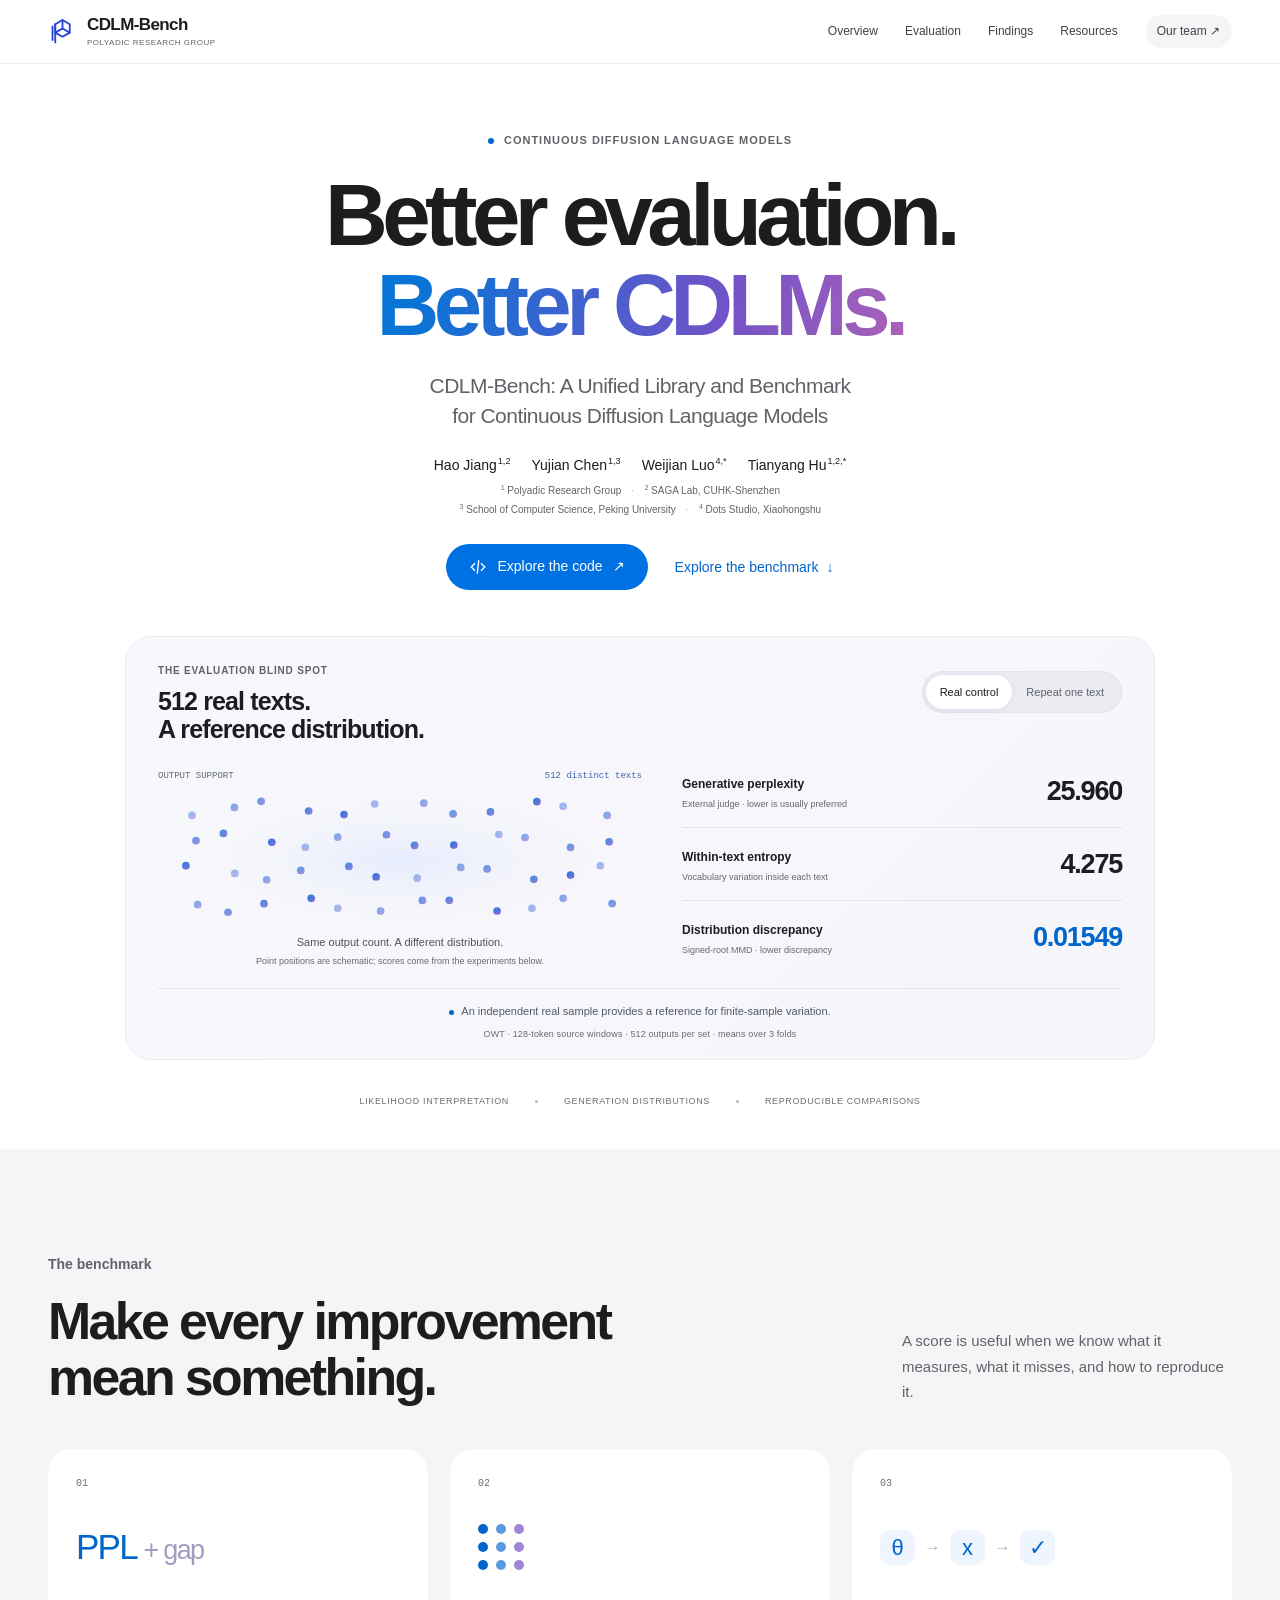
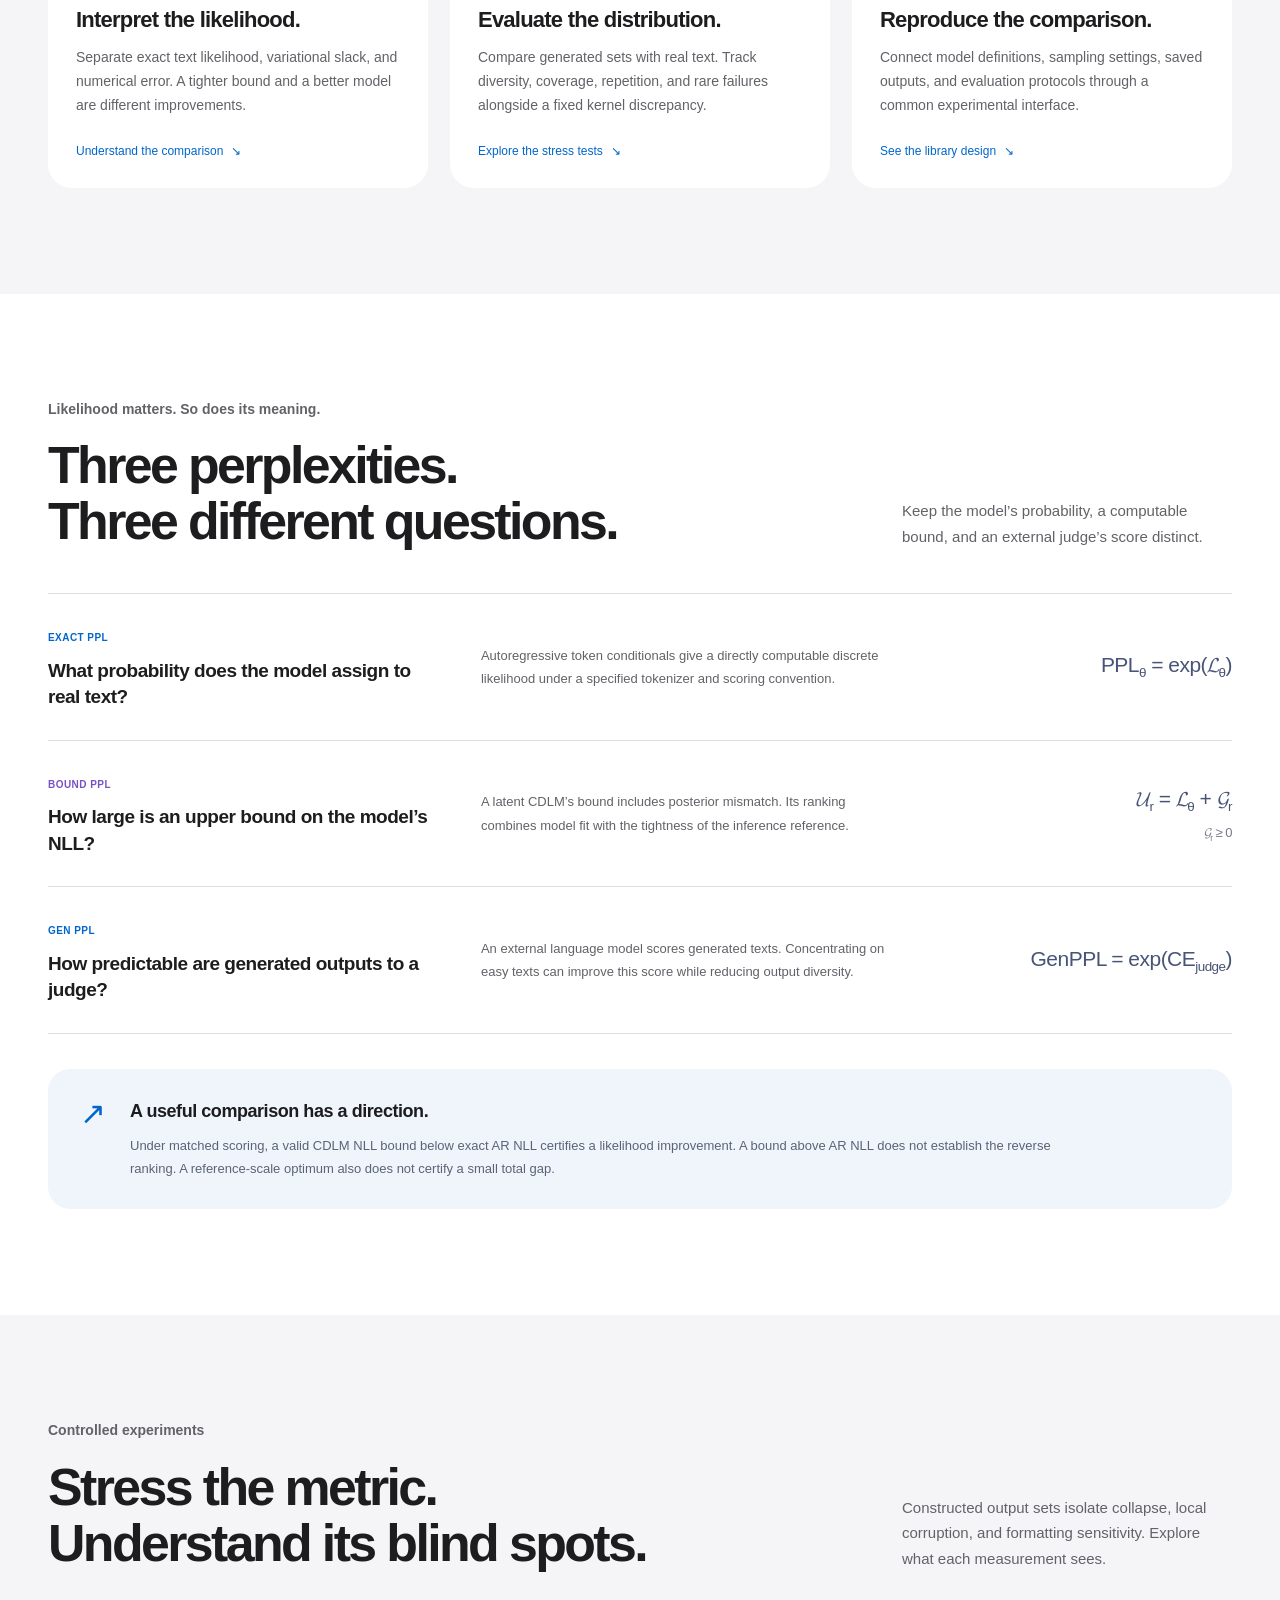
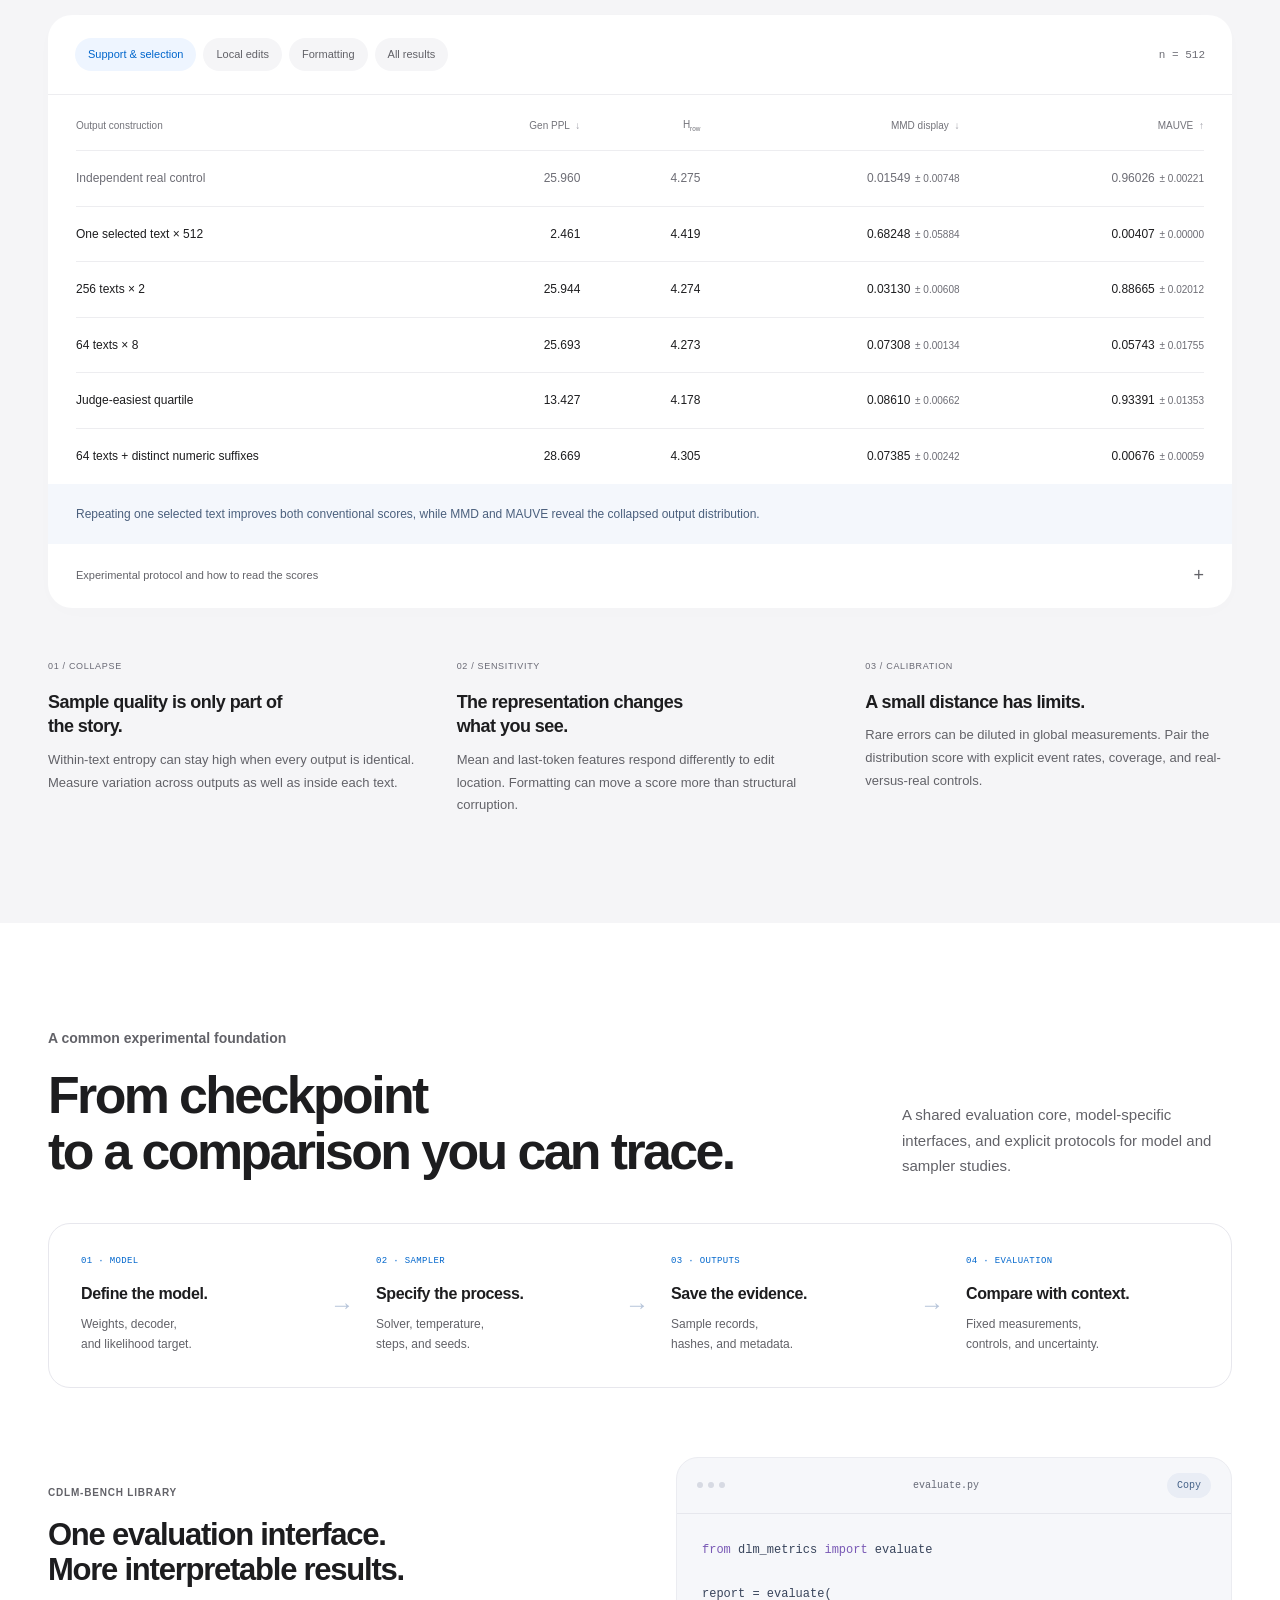
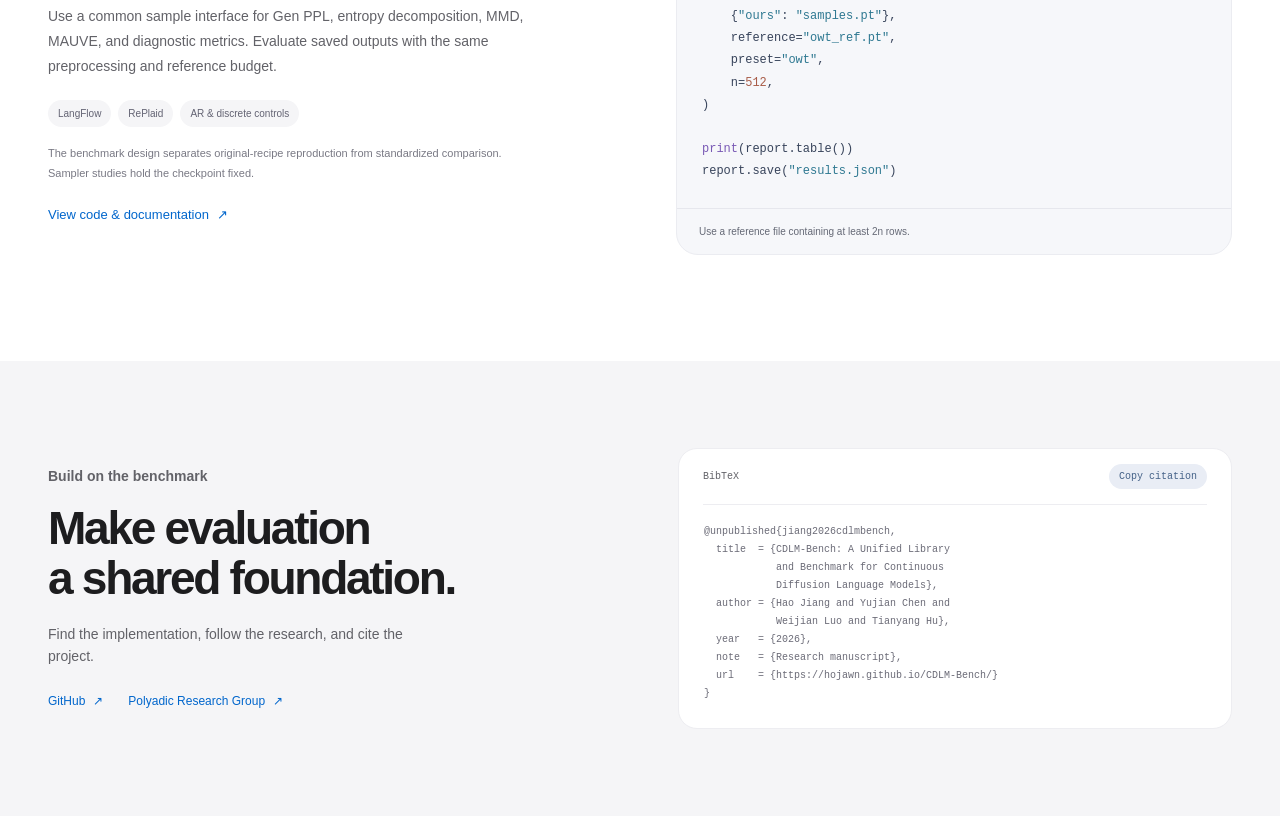
<file: index.html>
<!doctype html>
<html lang="en">
<head>
  <meta charset="utf-8">
  <meta name="viewport" content="width=device-width, initial-scale=1">
  <meta http-equiv="refresh" content="0; url=./CDLM-Bench/">
  <link rel="canonical" href="https://hojawn.github.io/CDLM-Bench/">
  <link rel="icon" href="./CDLM-Bench/assets/polyadic-mark.svg" type="image/svg+xml">
  <title>CDLM-Bench</title>
</head>
<body><p><a href="./CDLM-Bench/">Open CDLM-Bench</a></p></body>
</html>
</file>
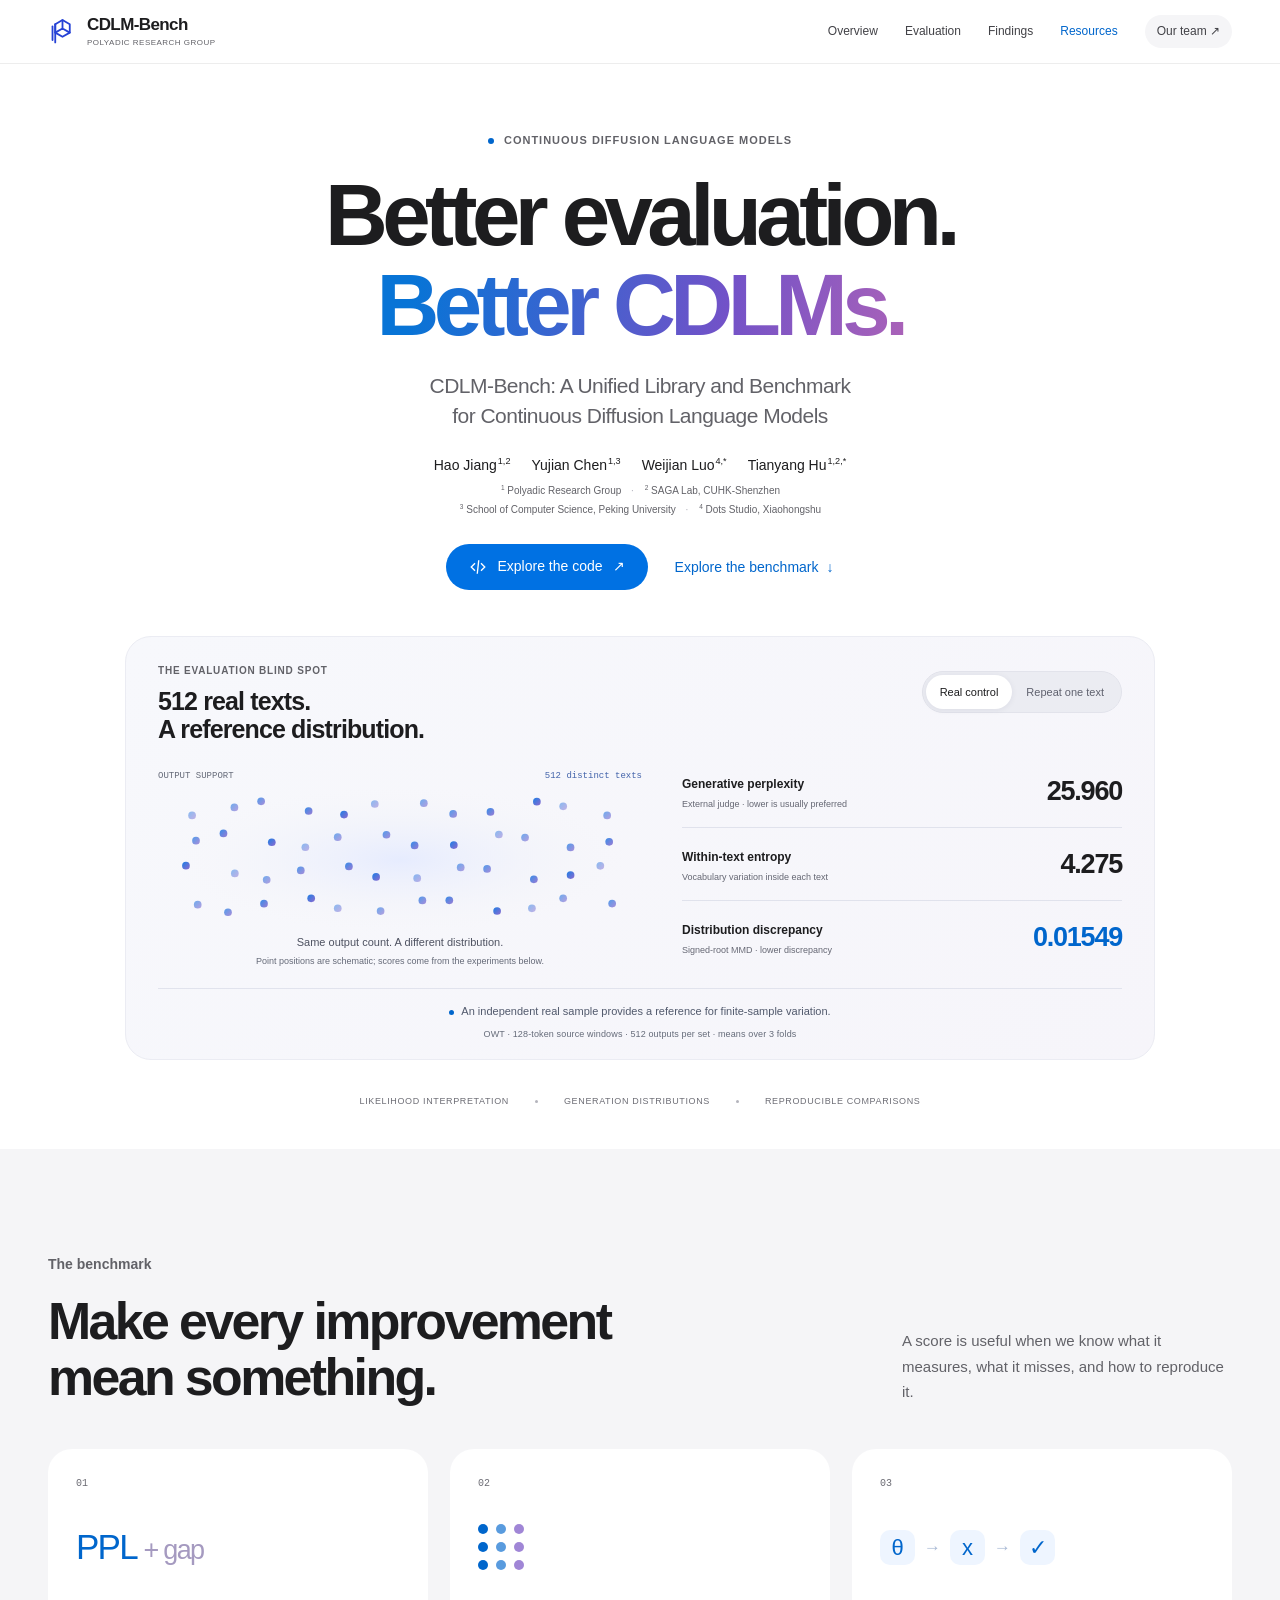
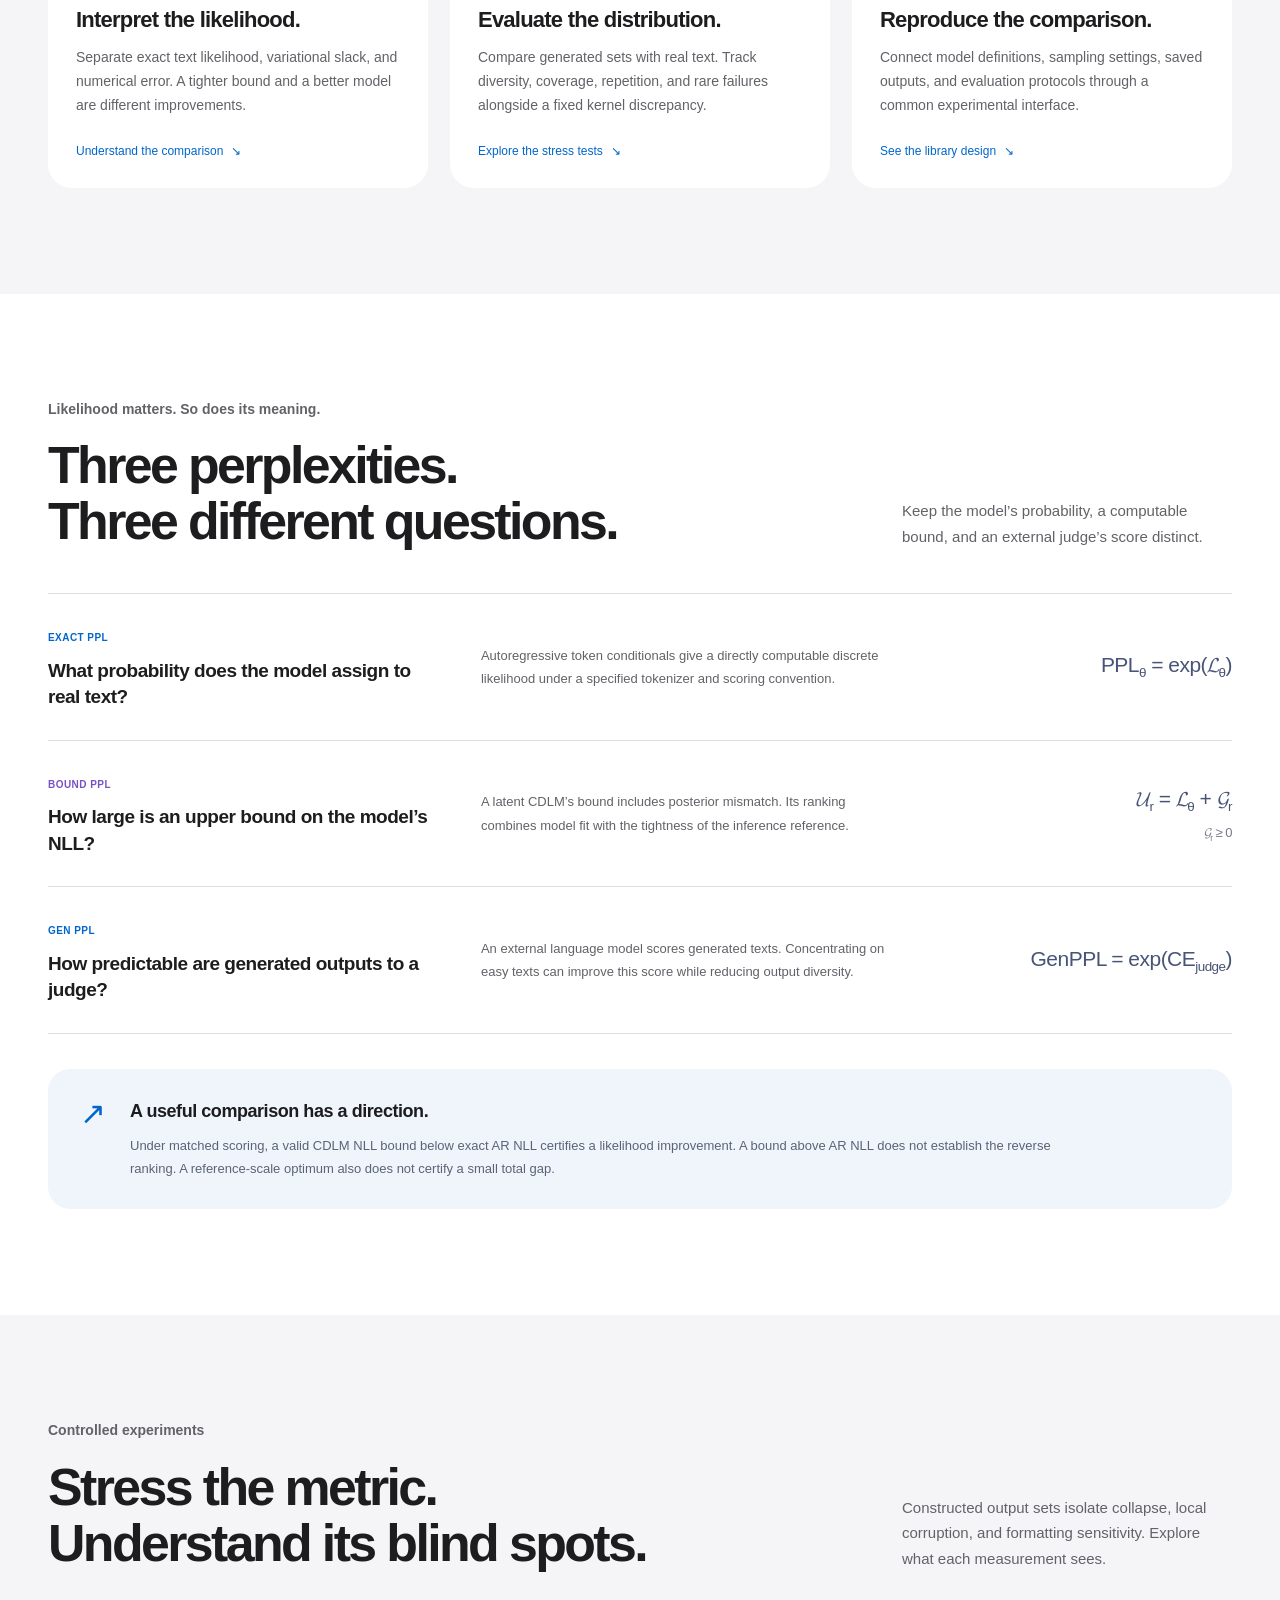
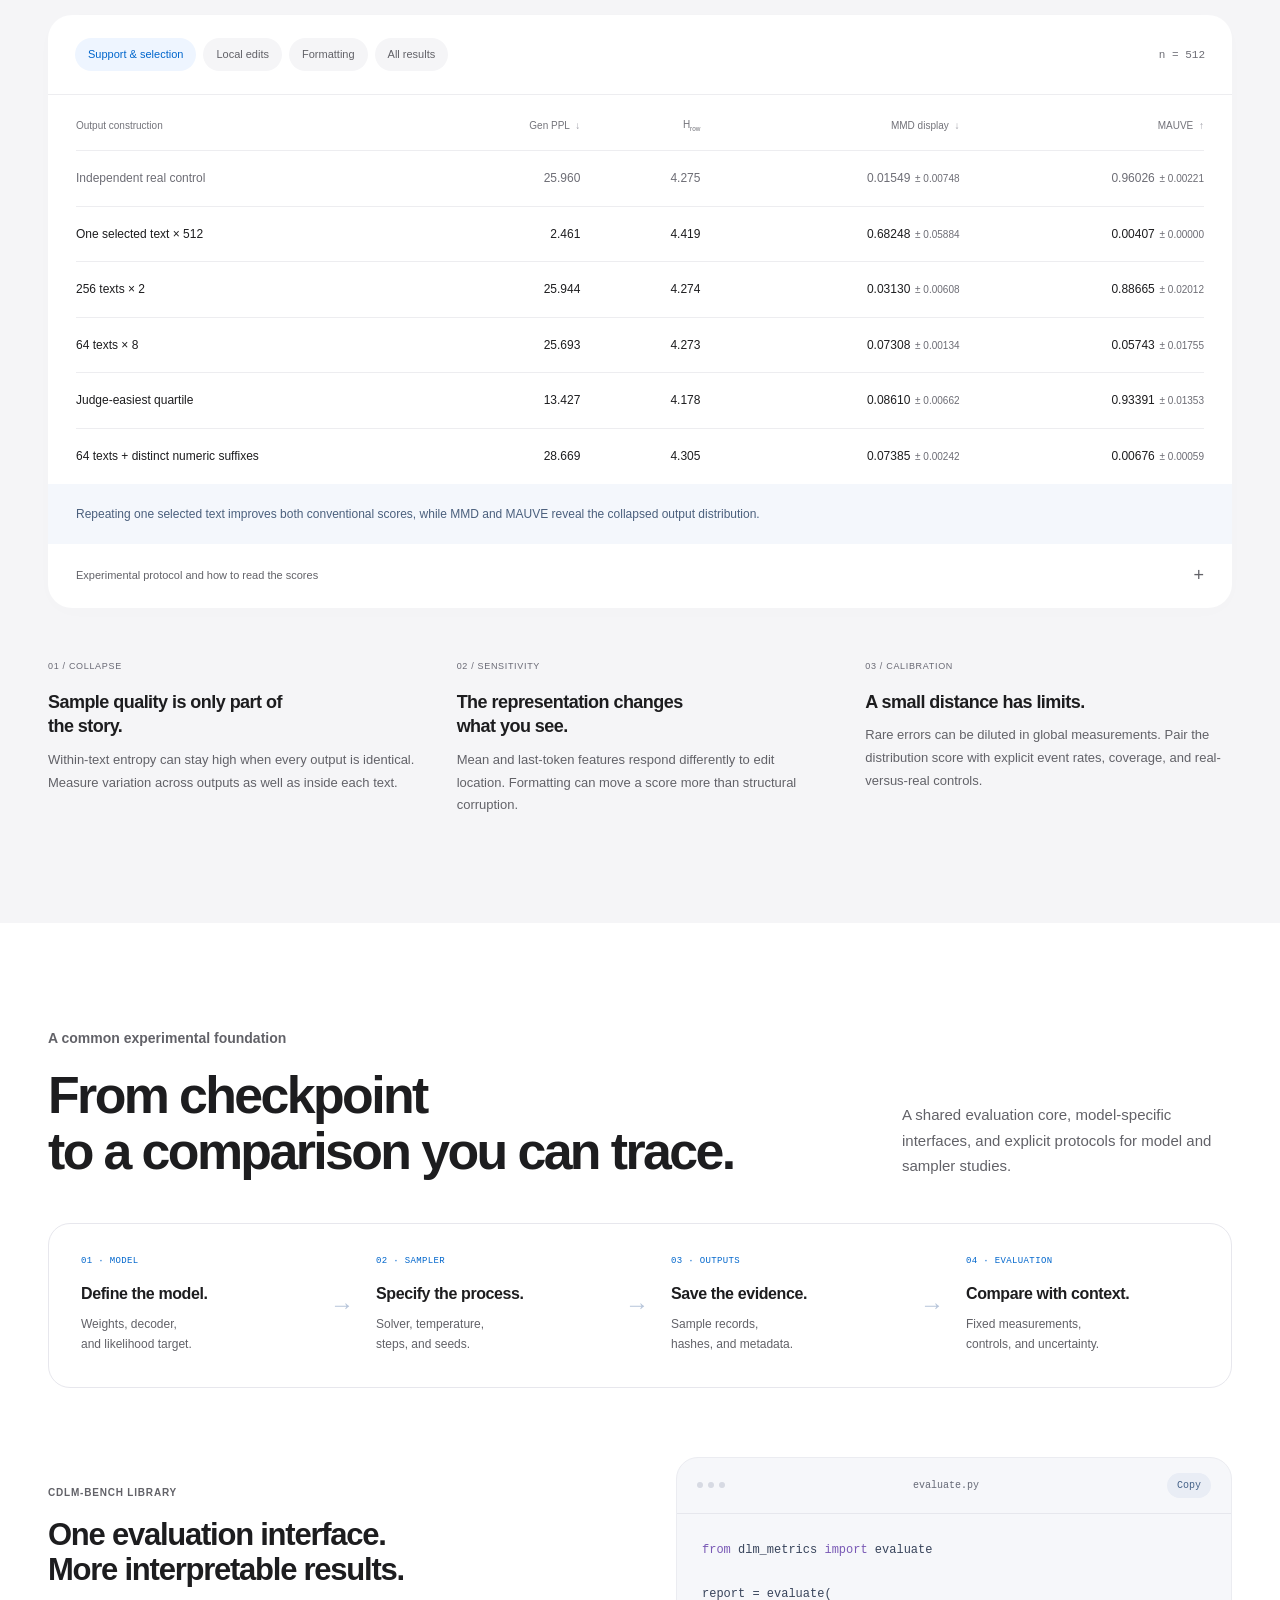
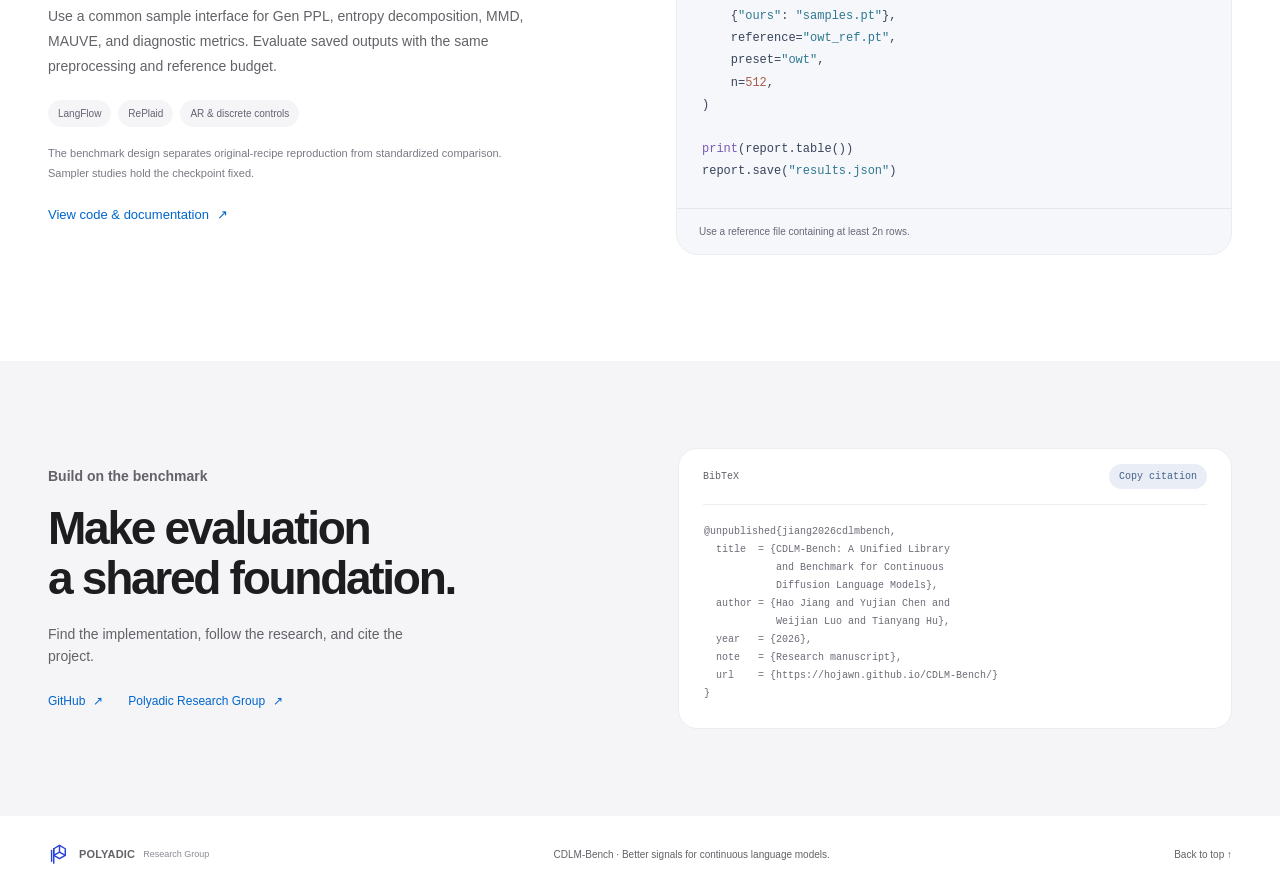
<file: CDLM-Bench/index.html>
<!doctype html>
<html lang="en">
<head>
  <meta charset="utf-8">
  <meta name="viewport" content="width=device-width, initial-scale=1">
  <meta name="theme-color" content="#ffffff">
  <meta name="description" content="CDLM-Bench: a unified library and benchmark for continuous diffusion language models. Understand likelihood bounds, evaluate generated distributions, and make comparisons reproducible.">
  <meta property="og:title" content="CDLM-Bench — Better evaluation. Better CDLMs.">
  <meta property="og:description" content="Likelihood analysis, generation evaluation, and reproducible comparisons for continuous diffusion language models.">
  <meta property="og:type" content="website">
  <meta property="og:url" content="https://hojawn.github.io/CDLM-Bench/">
  <meta property="og:image" content="https://hojawn.github.io/CDLM-Bench/assets/social-card.png">
  <meta name="twitter:card" content="summary_large_image">
  <meta name="twitter:title" content="CDLM-Bench">
  <meta name="twitter:description" content="Better evaluation. Better continuous diffusion language models.">
  <meta name="twitter:image" content="https://hojawn.github.io/CDLM-Bench/assets/social-card.png">
  <link rel="canonical" href="https://hojawn.github.io/CDLM-Bench/">
  <link rel="icon" type="image/svg+xml" href="./assets/polyadic-mark.svg">
  <link rel="stylesheet" href="./assets/style.css">
  <title>CDLM-Bench — A Unified Library and Benchmark</title>
  <script src="./assets/app.js" defer></script>
</head>
<body>
  <a class="skip-link" href="#main">Skip to content</a>
  <header class="site-header">
    <div class="wrap header-inner">
      <a class="brand" href="#main" aria-label="CDLM-Bench home">
        <img src="./assets/polyadic-mark.svg" width="29" height="29" alt="">
        <span>CDLM-Bench<small>POLYADIC RESEARCH GROUP</small></span>
      </a>
      <button class="menu-toggle" aria-expanded="false" aria-controls="site-nav" type="button">Menu <span aria-hidden="true">+</span></button>
      <nav class="site-nav" id="site-nav" aria-label="Main navigation">
        <a href="#overview">Overview</a>
        <a href="#evaluation">Evaluation</a>
        <a href="#findings">Findings</a>
        <a href="#resources">Resources</a>
        <a class="team-nav" href="https://pkulwj1994.github.io/polyadic-research/" target="_blank" rel="noopener">Our team <span aria-hidden="true">↗</span></a>
      </nav>
    </div>
  </header>

  <main id="main">
    <section class="hero wrap" aria-labelledby="project-title">
      <p class="eyebrow hero-eyebrow"><span class="status-dot" aria-hidden="true"></span> CONTINUOUS DIFFUSION LANGUAGE MODELS</p>
      <h1 id="project-title">Better evaluation.<br><span class="gradient-text">Better CDLMs.</span></h1>
      <p class="paper-title">CDLM-Bench: A Unified Library and Benchmark<br class="desktop-break"> for Continuous Diffusion Language Models</p>
      <div class="authors" aria-label="Authors">
        <a href="https://github.com/hojawn" target="_blank" rel="noopener">Hao Jiang<sup>1,2</sup></a>
        <span>Yujian Chen<sup>1,3</sup></span>
        <a href="https://pkulwj1994.github.io/" target="_blank" rel="noopener">Weijian Luo<sup>4,*</sup></a>
        <a href="https://hu-tianyang.github.io/" target="_blank" rel="noopener">Tianyang Hu<sup>1,2,*</sup></a>
      </div>
      <p class="affiliations"><sup>1</sup> Polyadic Research Group <span>·</span> <sup>2</sup> SAGA Lab, CUHK-Shenzhen<br>
        <sup>3</sup> School of Computer Science, Peking University <span>·</span> <sup>4</sup> Dots Studio, Xiaohongshu</p>
      <!-- TODO(paper): Add the final public paper/PDF URL here when selected. -->
      <div class="hero-actions">
        <a class="button-primary" href="https://github.com/hojawn/CDLM_Benchmarks" target="_blank" rel="noopener">
          <svg width="18" height="18" viewBox="0 0 24 24" fill="none" stroke="currentColor" stroke-width="1.8" aria-hidden="true"><path d="m8 7-5 5 5 5m8-10 5 5-5 5m-3-14-2 18"/></svg>
          Explore the code <span aria-hidden="true">↗</span>
        </a>
        <a class="text-link" href="#overview">Explore the benchmark <span aria-hidden="true">↓</span></a>
      </div>

      <div class="hero-demo" id="collapse-demo">
        <div class="demo-heading">
          <div><p class="mini-label">THE EVALUATION BLIND SPOT</p><h2 id="demo-title">512 real texts.<br>A reference distribution.</h2></div>
          <div class="segmented-control" role="group" aria-label="Select a sample construction">
            <button type="button" data-demo="control" aria-pressed="true">Real control</button>
            <button type="button" data-demo="best_single_high_entropy" aria-pressed="false">Repeat one text</button>
          </div>
        </div>
        <div class="demo-body">
          <div class="sample-visual">
            <div class="visual-label"><span>OUTPUT SUPPORT</span><span id="support-count">512 distinct texts</span></div>
            <svg id="support-diagram" viewBox="0 0 540 165" role="img" aria-labelledby="support-title support-description">
              <title id="support-title">A schematic of output diversity</title>
              <desc id="support-description">Different source texts spread across a field. Repeating one text collapses the field to a single support point. The point layout is illustrative.</desc>
              <defs>
                <linearGradient id="dot-gradient" x1="0" y1="0" x2="1" y2="1"><stop stop-color="#0071e3"/><stop offset="1" stop-color="#8359c9"/></linearGradient>
                <radialGradient id="field-glow"><stop stop-color="#e2e9ff" stop-opacity=".8"/><stop offset="1" stop-color="#f5f5f7" stop-opacity="0"/></radialGradient>
              </defs>
              <ellipse cx="270" cy="83" rx="250" ry="81" fill="url(#field-glow)"/>
              <g id="support-dots"></g>
            </svg>
            <p class="visual-note">Same output count. A different distribution.<br><span>Point positions are schematic; scores come from the experiments below.</span></p>
          </div>
          <div class="demo-scores" aria-live="polite" aria-atomic="true">
            <div class="demo-score"><div><span>Generative perplexity</span><small>External judge · lower is usually preferred</small></div><strong id="demo-ppl">25.960</strong></div>
            <div class="demo-score"><div><span>Within-text entropy</span><small>Vocabulary variation inside each text</small></div><strong id="demo-entropy">4.275</strong></div>
            <div class="demo-score distribution-score"><div><span>Distribution discrepancy</span><small>Signed-root MMD · lower discrepancy</small></div><strong id="demo-mmd">0.01549</strong></div>
          </div>
        </div>
        <div class="demo-takeaway"><span class="takeaway-dot" aria-hidden="true"></span><p id="demo-takeaway">An independent real sample provides a reference for finite-sample variation.</p></div>
        <p class="demo-protocol">OWT · 128-token source windows · 512 outputs per set · means over 3 folds</p>
      </div>
      <div class="hero-footer" aria-label="Research themes"><span>LIKELIHOOD INTERPRETATION</span><span>GENERATION DISTRIBUTIONS</span><span>REPRODUCIBLE COMPARISONS</span></div>
    </section>

    <section class="section soft-section" id="overview" aria-labelledby="overview-title">
      <div class="wrap">
        <div class="section-heading">
          <div><p class="eyebrow">The benchmark</p><h2 id="overview-title">Make every improvement<br>mean something.</h2></div>
          <p>A score is useful when we know what it measures, what it misses, and how to reproduce it.</p>
        </div>
        <div class="contribution-grid">
          <article class="contribution"><span class="item-number">01</span><div class="contribution-symbol bound-symbol" aria-hidden="true">PPL <span>+ gap</span></div><h3>Interpret the likelihood.</h3><p>Separate exact text likelihood, variational slack, and numerical error. A tighter bound and a better model are different improvements.</p><a class="text-link" href="#evaluation">Understand the comparison <span aria-hidden="true">↘</span></a></article>
          <article class="contribution"><span class="item-number">02</span><div class="contribution-symbol dot-symbol" aria-hidden="true"><i></i><i></i><i></i><i></i><i></i><i></i><i></i><i></i><i></i></div><h3>Evaluate the distribution.</h3><p>Compare generated sets with real text. Track diversity, coverage, repetition, and rare failures alongside a fixed kernel discrepancy.</p><a class="text-link" href="#findings">Explore the stress tests <span aria-hidden="true">↘</span></a></article>
          <article class="contribution"><span class="item-number">03</span><div class="contribution-symbol flow-symbol" aria-hidden="true"><span>θ</span><b>→</b><span>x</span><b>→</b><span>✓</span></div><h3>Reproduce the comparison.</h3><p>Connect model definitions, sampling settings, saved outputs, and evaluation protocols through a common experimental interface.</p><a class="text-link" href="#resources">See the library design <span aria-hidden="true">↘</span></a></article>
        </div>
      </div>
    </section>

    <section class="section" id="evaluation" aria-labelledby="evaluation-title">
      <div class="wrap">
        <div class="section-heading">
          <div><p class="eyebrow">Likelihood matters. So does its meaning.</p><h2 id="evaluation-title">Three perplexities.<br>Three different questions.</h2></div>
          <p>Keep the model’s probability, a computable bound, and an external judge’s score distinct.</p>
        </div>
        <div class="perplexity-list">
          <article class="perplexity-row"><div><span class="row-tag">EXACT PPL</span><h3>What probability does the model assign to real text?</h3></div><p>Autoregressive token conditionals give a directly computable discrete likelihood under a specified tokenizer and scoring convention.</p><div class="equation">PPL<sub>θ</sub> = exp(𝓛<sub>θ</sub>)</div></article>
          <article class="perplexity-row"><div><span class="row-tag purple-tag">BOUND PPL</span><h3>How large is an upper bound on the model’s NLL?</h3></div><p>A latent CDLM’s bound includes posterior mismatch. Its ranking combines model fit with the tightness of the inference reference.</p><div class="equation">𝓤<sub>r</sub> = 𝓛<sub>θ</sub> + 𝓖<sub>r</sub><small>𝓖<sub>r</sub> ≥ 0</small></div></article>
          <article class="perplexity-row"><div><span class="row-tag">GEN PPL</span><h3>How predictable are generated outputs to a judge?</h3></div><p>An external language model scores generated texts. Concentrating on easy texts can improve this score while reducing output diversity.</p><div class="equation">GenPPL = exp(CE<sub>judge</sub>)</div></article>
        </div>
        <div class="likelihood-insight">
          <div class="insight-icon" aria-hidden="true">↗</div>
          <div><h3>A useful comparison has a direction.</h3><p>Under matched scoring, a valid CDLM NLL bound below exact AR NLL certifies a likelihood improvement. A bound above AR NLL does not establish the reverse ranking. A reference-scale optimum also does not certify a small total gap.</p></div>
        </div>
      </div>
    </section>

    <section class="section soft-section findings-section" id="findings" aria-labelledby="findings-title">
      <div class="wrap">
        <div class="section-heading">
          <div><p class="eyebrow">Controlled experiments</p><h2 id="findings-title">Stress the metric.<br>Understand its blind spots.</h2></div>
          <p>Constructed output sets isolate collapse, local corruption, and formatting sensitivity. Explore what each measurement sees.</p>
        </div>
        <div class="results-panel">
          <div class="results-toolbar"><div class="filter-tabs" role="group" aria-label="Filter controlled experiments"><button type="button" data-filter="collapse" aria-pressed="true">Support & selection</button><button type="button" data-filter="corruption" aria-pressed="false">Local edits</button><button type="button" data-filter="formatting" aria-pressed="false">Formatting</button><button type="button" data-filter="all" aria-pressed="false">All results</button></div><span class="results-size">n = 512</span></div>
          <p class="table-scroll-hint">Swipe to see all metrics <span aria-hidden="true">↔</span></p>
          <div class="table-scroll" tabindex="0" role="region" aria-label="Controlled experiment results, horizontally scrollable on small screens">
            <table class="results-table">
              <caption class="sr-only">Three-fold mean scores for controlled OpenWebText constructions. MMD and MAUVE show standard deviations over folds.</caption>
              <thead><tr><th scope="col">Output construction</th><th scope="col">Gen PPL <span>↓</span></th><th scope="col">H<sub>row</sub></th><th scope="col">MMD display <span>↓</span></th><th scope="col">MAUVE <span>↑</span></th></tr></thead>
              <tbody id="results-body">
                <tr class="control-row"><th scope="row">Independent real control</th><td>25.960</td><td>4.275</td><td>0.01549 <small>± 0.00748</small></td><td>0.96026 <small>± 0.00221</small></td></tr>
                <tr><th scope="row">One selected text × 512</th><td>2.461</td><td>4.419</td><td>0.68248 <small>± 0.05884</small></td><td>0.00407 <small>± 0.00000</small></td></tr>
                <tr><th scope="row">256 texts × 2</th><td>25.944</td><td>4.274</td><td>0.03130 <small>± 0.00608</small></td><td>0.88665 <small>± 0.02012</small></td></tr>
                <tr><th scope="row">64 texts × 8</th><td>25.693</td><td>4.273</td><td>0.07308 <small>± 0.00134</small></td><td>0.05743 <small>± 0.01755</small></td></tr>
                <tr><th scope="row">Judge-easiest quartile</th><td>13.427</td><td>4.178</td><td>0.08610 <small>± 0.00662</small></td><td>0.93391 <small>± 0.01353</small></td></tr>
              </tbody>
            </table>
          </div>
          <p class="filter-insight" id="filter-insight" aria-live="polite">Repeating one selected text improves both conventional scores, while MMD and MAUVE reveal the collapsed output distribution.</p>
          <details class="protocol-details"><summary>Experimental protocol and how to read the scores <span aria-hidden="true">+</span></summary><div>
            <p>OWT validation pilot: 128-token source windows, 512 outputs per set, and 3 folds from one available shard. Gen PPL is scored by GPT-2 Large. H<sub>row</sub> is mean within-text unigram entropy.</p>
            <p>“MMD display” is sign(MMD²)√|MMD²|, using BF16 mean-pooled GPT-2 Large features and a reference-median RBF bandwidth. MAUVE uses FP32 last-token features, 51 clusters, and 3 clustering seeds per fold. Their default pipelines differ; the table does not isolate the discrepancy formula.</p>
            <p>± denotes fold standard deviation, not a confidence interval. Controlled repetitions are descriptive stress tests. The selected single text minimizes judge NLL subject to entropy at least the control mean; it was not selected by human ratings. Feature-neighbor selection uses the same mean-feature space and is a directed diagnostic.</p>
            <p>The scoring protocol uses independent kernel calibration for statistical inference and keeps it distinct from these historical default-pipeline results. No model leaderboard is implied by constructed output sets.</p>
          </div></details>
        </div>
        <div class="finding-notes">
          <article><span class="finding-index">01 / COLLAPSE</span><h3>Sample quality is only part of the story.</h3><p>Within-text entropy can stay high when every output is identical. Measure variation across outputs as well as inside each text.</p></article>
          <article><span class="finding-index">02 / SENSITIVITY</span><h3>The representation changes what you see.</h3><p>Mean and last-token features respond differently to edit location. Formatting can move a score more than structural corruption.</p></article>
          <article><span class="finding-index">03 / CALIBRATION</span><h3>A small distance has limits.</h3><p>Rare errors can be diluted in global measurements. Pair the distribution score with explicit event rates, coverage, and real-versus-real controls.</p></article>
        </div>
      </div>
    </section>

    <section class="section" id="resources" aria-labelledby="resources-title">
      <div class="wrap">
        <div class="section-heading">
          <div><p class="eyebrow">A common experimental foundation</p><h2 id="resources-title">From checkpoint<br>to a comparison you can trace.</h2></div>
          <p>A shared evaluation core, model-specific interfaces, and explicit protocols for model and sampler studies.</p>
        </div>
        <div class="pipeline" aria-label="Benchmark workflow">
          <div><span class="pipeline-label">01 · MODEL</span><strong>Define the model.</strong><p>Weights, decoder,<br>and likelihood target.</p></div>
          <span class="pipeline-arrow" aria-hidden="true">→</span>
          <div><span class="pipeline-label">02 · SAMPLER</span><strong>Specify the process.</strong><p>Solver, temperature,<br>steps, and seeds.</p></div>
          <span class="pipeline-arrow" aria-hidden="true">→</span>
          <div><span class="pipeline-label">03 · OUTPUTS</span><strong>Save the evidence.</strong><p>Sample records,<br>hashes, and metadata.</p></div>
          <span class="pipeline-arrow" aria-hidden="true">→</span>
          <div><span class="pipeline-label">04 · EVALUATION</span><strong>Compare with context.</strong><p>Fixed measurements,<br>controls, and uncertainty.</p></div>
        </div>
        <div class="library-grid">
          <article class="library-copy"><p class="mini-label">CDLM-BENCH LIBRARY</p><h3>One evaluation interface.<br>More interpretable results.</h3><p>Use a common sample interface for Gen PPL, entropy decomposition, MMD, MAUVE, and diagnostic metrics. Evaluate saved outputs with the same preprocessing and reference budget.</p><div class="model-tags"><span>LangFlow</span><span>RePlaid</span><span>AR & discrete controls</span></div><p class="small-note">The benchmark design separates original-recipe reproduction from standardized comparison. Sampler studies hold the checkpoint fixed.</p><a class="text-link" href="https://github.com/hojawn/CDLM_Benchmarks" target="_blank" rel="noopener">View code & documentation <span aria-hidden="true">↗</span></a></article>
          <div class="code-panel"><div class="code-toolbar"><span><i></i><i></i><i></i></span><span>evaluate.py</span><button class="copy-button" type="button" data-copy="quickstart-code" aria-label="Copy Python evaluation example">Copy</button></div><pre><code id="quickstart-code"><span class="code-purple">from</span> dlm_metrics <span class="code-purple">import</span> evaluate

report = evaluate(
    {<span class="code-string">"ours"</span>: <span class="code-string">"samples.pt"</span>},
    reference=<span class="code-string">"owt_ref.pt"</span>,
    preset=<span class="code-string">"owt"</span>,
    n=<span class="code-number">512</span>,
)

<span class="code-purple">print</span>(report.table())
report.save(<span class="code-string">"results.json"</span>)</code></pre><div class="code-footnote">Use a reference file containing at least 2n rows.</div></div>
        </div>
      </div>
    </section>

    <section class="citation-section" id="citation" aria-labelledby="citation-title">
      <div class="wrap citation-grid">
        <div><p class="eyebrow">Build on the benchmark</p><h2 id="citation-title">Make evaluation<br>a shared foundation.</h2><p>Find the implementation, follow the research, and cite the project.</p><div class="citation-links"><a class="text-link" href="https://github.com/hojawn/CDLM_Benchmarks" target="_blank" rel="noopener">GitHub <span aria-hidden="true">↗</span></a><a class="text-link" href="https://pkulwj1994.github.io/polyadic-research/" target="_blank" rel="noopener">Polyadic Research Group <span aria-hidden="true">↗</span></a></div></div>
        <div class="bibtex-panel"><div class="bibtex-header"><span>BibTeX</span><button class="copy-button" type="button" data-copy="bibtex-code" aria-label="Copy BibTeX citation">Copy citation</button></div><pre><code id="bibtex-code">@unpublished{jiang2026cdlmbench,
  title  = {CDLM-Bench: A Unified Library
            and Benchmark for Continuous
            Diffusion Language Models},
  author = {Hao Jiang and Yujian Chen and
            Weijian Luo and Tianyang Hu},
  year   = {2026},
  note   = {Research manuscript},
  url    = {https://hojawn.github.io/CDLM-Bench/}
}</code></pre></div>
      </div>
    </section>
  </main>

  <footer class="site-footer"><div class="wrap footer-inner"><a class="footer-brand" href="https://pkulwj1994.github.io/polyadic-research/" target="_blank" rel="noopener"><img src="./assets/polyadic-mark.svg" width="23" height="23" alt=""> POLYADIC <span>Research Group</span></a><p>CDLM-Bench · Better signals for continuous language models.</p><a href="#main">Back to top <span aria-hidden="true">↑</span></a></div></footer>
  <div class="copy-status sr-only" role="status" aria-live="polite"></div>
</body>
</html>
</file>
<file: CDLM-Bench/assets/style.css>
:root {
  color-scheme: light;
  --paper: #fff;
  --soft: #f5f5f7;
  --ink: #1d1d1f;
  --muted: #626268;
  --line: #dedee3;
  --blue: #0066cc;
  --button: #0071e3;
  --purple: #7852c5;
  --pale: #eef5ff;
  --sans: -apple-system, BlinkMacSystemFont, "Segoe UI", "PingFang SC", "Hiragino Sans GB", "Microsoft YaHei", sans-serif;
  --mono: "SFMono-Regular", Consolas, "Liberation Mono", monospace;
}
* { box-sizing: border-box; }
html { scroll-behavior: smooth; scroll-padding-top: 88px; }
body { margin: 0; background: var(--paper); color: var(--ink); font: 17px/1.55 var(--sans); -webkit-font-smoothing: antialiased; }
h1, h2, h3, p, figure { margin: 0; }
a { color: inherit; text-decoration: none; }
button { font: inherit; color: inherit; cursor: pointer; }
button, a, summary { -webkit-tap-highlight-color: transparent; }
button:focus-visible, a:focus-visible, summary:focus-visible, [tabindex]:focus-visible { outline: 3px solid var(--blue); outline-offset: 5px; }
button:disabled { cursor: default; }
::selection { background: #d5e8ff; }
[hidden] { display: none !important; }
.wrap { width: min(1200px, calc(100% - 96px)); margin-inline: auto; }
.sr-only { position: absolute; width: 1px; height: 1px; padding: 0; margin: -1px; overflow: hidden; clip-path: inset(50%); white-space: nowrap; border: 0; }
.skip-link { position: fixed; top: -80px; left: 18px; z-index: 100; padding: 12px 18px; border-radius: 12px; background: var(--ink); color: white; }
.skip-link:focus { top: 10px; }
.eyebrow { color: var(--muted); font-size: 14px; line-height: 1.4; font-weight: 600; margin-bottom: 18px; }
.mini-label { color: var(--muted); font-size: 10px; font-weight: 600; letter-spacing: .08em; }
.gradient-text { background: linear-gradient(100deg, #0874d6 8%, #7252c8 66%, #aa62b8); -webkit-background-clip: text; background-clip: text; color: transparent; }
.site-header { height: 64px; position: sticky; top: 0; z-index: 30; background: #ffffffe6; backdrop-filter: blur(22px); -webkit-backdrop-filter: blur(22px); border-bottom: 1px solid #00000012; }
.header-inner { height: 100%; display: flex; align-items: center; justify-content: space-between; gap: 24px; }
.brand { display: flex; align-items: center; gap: 10px; flex-shrink: 0; font-size: 17px; font-weight: 650; line-height: 1.05; letter-spacing: -.035em; }
.brand img { display: block; }
.brand small { display: block; color: var(--muted); font-size: 8px; font-weight: 400; letter-spacing: .06em; margin-top: 5px; }
.site-nav { display: flex; gap: 27px; align-items: center; font-size: 12px; }
.site-nav a { color: #424247; transition: color .2s; }
.site-nav a:hover, .site-nav a[aria-current="location"] { color: var(--blue); }
.site-nav .team-nav { background: var(--soft); border-radius: 20px; padding: 7px 12px; }
.menu-toggle { display: none; }
.hero { padding: 69px 0 40px; text-align: center; }
.hero-eyebrow { font-size: 11px; letter-spacing: .09em; margin-bottom: 22px; }
.status-dot { display: inline-block; width: 6px; height: 6px; background: var(--blue); border-radius: 50%; vertical-align: middle; margin-right: 6px; }
.hero h1 { font-size: clamp(55px, 6.8vw, 91px); font-weight: 650; letter-spacing: -.064em; line-height: 1.025; text-wrap: balance; }
.paper-title { font-size: clamp(17px, 1.8vw, 21px); color: var(--muted); line-height: 1.45; letter-spacing: -.025em; margin: 22px auto 0; max-width: 830px; text-wrap: balance; }
.authors { display: flex; align-items: baseline; justify-content: center; gap: 21px; flex-wrap: wrap; margin: 23px 0 6px; font-size: 14px; font-weight: 500; }
.authors a:hover { color: var(--blue); }
sup { font-size: .65em; vertical-align: super; line-height: 0; margin-left: 1px; }
.affiliations { font-size: 10px; line-height: 1.85; color: var(--muted); }
.affiliations > span { padding-inline: 7px; color: #b3b3bd; }
.hero-actions { display: flex; align-items: center; justify-content: center; gap: 27px; flex-wrap: wrap; margin-top: 25px; }
.button-primary { display: inline-flex; align-items: center; justify-content: center; gap: 10px; min-height: 45px; padding: 12px 23px; border-radius: 99px; background: var(--button); color: white; font-size: 14px; transition: background .2s, transform .2s; }
.button-primary:hover { background: #0077ed; transform: translateY(-1px); }
.text-link { display: inline-flex; align-items: center; gap: 8px; color: var(--blue); font-size: 14px; line-height: 1.5; }
.text-link:hover { text-decoration: underline; text-underline-offset: 4px; }
.text-link > span { transition: transform .2s; }
.text-link:hover > span { transform: translate(2px, -1px); }
.hero-demo { margin: 46px auto 0; max-width: 1030px; background: linear-gradient(135deg, #f7f8fc, #f6f5fa); border: 1px solid #ebecf3; border-radius: 26px; padding: 26px 32px 17px; text-align: left; overflow: hidden; }
.demo-heading { display: flex; justify-content: space-between; gap: 20px; align-items: center; }
.demo-heading h2 { font-size: 25px; line-height: 1.12; letter-spacing: -.035em; font-weight: 600; margin-top: 8px; }
.segmented-control { display: inline-flex; align-items: center; border: 1px solid #e2e3eb; border-radius: 99px; padding: 3px; background: #ebecf2; align-self: flex-start; margin-top: 8px; }
.segmented-control button { border: 0; background: none; border-radius: 99px; color: #5f616e; padding: 8px 14px; font-size: 11px; min-height: 34px; transition: background .2s, color .2s, box-shadow .2s; }
.segmented-control button[aria-pressed="true"] { background: white; color: var(--ink); box-shadow: 0 1px 6px #20204012; }
.demo-body { display: grid; grid-template-columns: 1.1fr 1fr; align-items: center; gap: 40px; margin: 12px 0 15px; }
.sample-visual { min-width: 0; }
.visual-label { display: flex; justify-content: space-between; gap: 12px; margin-top: 12px; color: #656a78; font: 9px var(--mono); }
.visual-label span:last-child { color: #4263aa; text-align: right; }
#support-diagram { display: block; width: 100%; margin: 4px 0 0; overflow: visible; }
#support-dots circle { transition: cx .75s cubic-bezier(.22, .75, .28, 1), cy .75s cubic-bezier(.22, .75, .28, 1), r .75s, opacity .75s; }
.visual-note { font-size: 11px; line-height: 1.65; text-align: center; color: #4e5261; }
.visual-note span { font-size: 9px; color: #656a78; }
.demo-score { display: flex; gap: 13px; align-items: center; justify-content: space-between; padding: 15px 0; border-bottom: 1px solid #e0e2ec; }
.demo-score > div > span { font-size: 12px; font-weight: 550; }
.demo-score small { display: block; font-size: 9px; color: #656773; margin-top: 2px; }
.demo-score strong { font-size: 27px; line-height: 1.05; font-weight: 550; letter-spacing: -.045em; font-variant-numeric: tabular-nums; }
.distribution-score { border-bottom: 0; }
.distribution-score strong { color: var(--blue); }
.hero-demo.is-collapsed .distribution-score strong { color: #7852c5; }
.demo-takeaway { display: flex; align-items: baseline; justify-content: center; gap: 7px; border-top: 1px solid #e1e3ed; padding-top: 14px; font-size: 11px; color: #51596c; min-height: 34px; text-align: center; }
.takeaway-dot { display: block; width: 5px; height: 5px; border-radius: 50%; background: var(--blue); flex-shrink: 0; }
.demo-protocol { color: #656b79; font-size: 9px; text-align: center; margin-top: 6px; letter-spacing: .015em; }
.hero-footer { display: flex; flex-wrap: wrap; justify-content: center; gap: 26px; font-size: 9px; letter-spacing: .07em; color: #6d6d75; margin-top: 35px; }
.hero-footer span + span::before { content: ""; display: inline-block; width: 3px; height: 3px; border-radius: 50%; background: #b4b4bc; vertical-align: middle; margin-right: 26px; }
.section { padding: 106px 0; }
.soft-section { background: var(--soft); }
.section-heading { display: flex; align-items: flex-end; justify-content: space-between; gap: 44px; margin-bottom: 44px; }
.section-heading h2, .citation-section h2 { font-size: clamp(33px, 4.05vw, 55px); font-weight: 650; letter-spacing: -.05em; line-height: 1.08; text-wrap: balance; }
.section-heading > p { max-width: 330px; flex-shrink: 0; color: var(--muted); font-size: 15px; line-height: 1.7; }
.contribution-grid { display: grid; grid-template-columns: repeat(3, minmax(0, 1fr)); gap: 22px; }
.contribution { background: white; border-radius: 24px; padding: 29px 28px 28px; display: flex; align-items: flex-start; flex-direction: column; }
.item-number { font: 10px var(--mono); color: #6d6d75; }
.contribution-symbol { height: 68px; margin: 25px 0; color: var(--blue); }
.bound-symbol { font-size: 35px; line-height: 65px; font-weight: 500; letter-spacing: -.05em; }
.bound-symbol span { color: #a59ac0; font-size: 27px; }
.dot-symbol { display: grid; grid-template-columns: repeat(3, 10px); grid-template-rows: repeat(3, 10px); gap: 8px; padding: 10px 0; }
.dot-symbol i { background: var(--blue); border-radius: 50%; }
.dot-symbol i:nth-child(3n + 2) { opacity: .65; }
.dot-symbol i:nth-child(3n) { background: var(--purple); opacity: .7; }
.flow-symbol { display: flex; align-items: center; gap: 9px; }
.flow-symbol span { display: grid; place-items: center; width: 35px; height: 35px; border-radius: 10px; background: #eef5ff; font-size: 22px; }
.flow-symbol b { font-size: 17px; color: #a8b9d4; font-weight: 400; }
.contribution h3 { font-size: 22px; line-height: 1.2; letter-spacing: -.035em; margin-bottom: 13px; font-weight: 600; }
.contribution > p { font-size: 14px; color: var(--muted); line-height: 1.7; margin-bottom: 24px; }
.contribution .text-link { margin-top: auto; font-size: 12px; }
.perplexity-list { border-top: 1px solid var(--line); }
.perplexity-row { display: grid; grid-template-columns: 1.05fr 1.1fr .8fr; align-items: center; gap: 40px; padding: 29px 0; border-bottom: 1px solid var(--line); }
.row-tag { color: var(--blue); font-size: 10px; letter-spacing: .045em; font-weight: 600; }
.purple-tag { color: var(--purple); }
.perplexity-row h3 { font-size: 19px; font-weight: 550; line-height: 1.4; letter-spacing: -.025em; margin-top: 8px; }
.perplexity-row > p { font-size: 13px; color: var(--muted); line-height: 1.8; }
.equation { font-size: 21px; white-space: nowrap; font-weight: 450; color: #485477; text-align: right; letter-spacing: -.025em; }
.equation small { display: block; font-size: 13px; margin-top: 5px; color: #767989; }
sub { font-size: .64em; }
.likelihood-insight { display: flex; gap: 24px; align-items: flex-start; padding: 29px 32px; background: #f0f5fc; margin-top: 35px; border-radius: 22px; }
.insight-icon { color: var(--blue); font-size: 31px; line-height: 1; font-weight: 300; }
.likelihood-insight h3 { font-size: 18px; letter-spacing: -.025em; font-weight: 600; }
.likelihood-insight p { color: #5b6474; font-size: 13px; line-height: 1.8; margin-top: 8px; max-width: 950px; }
.results-panel { border-radius: 24px; overflow: hidden; background: white; box-shadow: 0 4px 22px #1d1d1f03; }
.results-toolbar { padding: 23px 27px; display: flex; gap: 15px; align-items: center; justify-content: space-between; border-bottom: 1px solid #ededf0; }
.filter-tabs { display: flex; flex-wrap: wrap; gap: 7px; }
.filter-tabs button { border: 0; border-radius: 99px; padding: 8px 13px; background: var(--soft); font-size: 11px; color: var(--muted); transition: color .2s, background .2s; }
.filter-tabs button[aria-pressed="true"] { background: var(--pale); color: var(--blue); }
.results-size { color: #6d6d75; font: 11px var(--mono); white-space: nowrap; }
.table-scroll { overflow-x: auto; padding: 0 28px; }
.table-scroll-hint { display: none; }
.results-table { width: 100%; min-width: 740px; border-collapse: collapse; font-size: 12px; }
.results-table th, .results-table td { text-align: right; border-bottom: 1px solid #ededf0; padding: 18px 12px; font-variant-numeric: tabular-nums; }
.results-table th:first-child { text-align: left; padding-left: 0; width: 31%; }
.results-table th:last-child, .results-table td:last-child { padding-right: 0; }
.results-table thead th { color: #73737a; font-size: 10px; font-weight: 500; padding-top: 22px; padding-bottom: 16px; }
.results-table thead th span { margin-left: 3px; color: #9b9ba4; }
.results-table tbody th { font-size: 12px; font-weight: 450; }
.results-table tbody .control-row th, .results-table tbody .control-row td { color: #6d6d75; }
.results-table td small { color: #6d6d75; font-size: 10px; margin-left: 2px; white-space: nowrap; }
.results-table tbody tr:last-child th, .results-table tbody tr:last-child td { border-bottom: 0; }
.filter-insight { padding: 20px 28px; background: #f4f7fc; color: #4b607d; font-size: 12px; line-height: 1.7; min-height: 60px; }
.protocol-details { margin: 0 28px; }
.protocol-details summary { list-style: none; display: flex; justify-content: space-between; align-items: center; gap: 12px; padding: 18px 0; font-size: 11px; color: var(--muted); cursor: pointer; }
.protocol-details summary::-webkit-details-marker { display: none; }
.protocol-details summary span { font-size: 18px; font-weight: 300; }
.protocol-details[open] summary span { transform: rotate(45deg); }
.protocol-details > div { border-top: 1px solid #ededf0; padding: 2px 0 21px; }
.protocol-details p { font-size: 11px; line-height: 1.8; color: var(--muted); margin-top: 13px; max-width: 1040px; }
.finding-notes { display: grid; grid-template-columns: repeat(3, minmax(0, 1fr)); gap: 42px; margin-top: 43px; }
.finding-index { font-size: 9px; color: #696974; letter-spacing: .075em; }
.finding-notes h3 { font-size: 18px; line-height: 1.35; font-weight: 550; letter-spacing: -.03em; margin: 13px 0 10px; max-width: 260px; }
.finding-notes p { font-size: 13px; line-height: 1.75; color: var(--muted); }
.pipeline { display: grid; grid-template-columns: 1fr 30px 1fr 30px 1fr 30px 1fr; align-items: center; border: 1px solid #e7e7ed; border-radius: 22px; padding: 28px; gap: 12px; }
.pipeline > div { padding: 4px; }
.pipeline-label { display: block; font: 9px var(--mono); color: var(--blue); letter-spacing: .04em; margin-bottom: 15px; }
.pipeline strong { font-size: 16px; line-height: 1.3; font-weight: 550; letter-spacing: -.025em; }
.pipeline p { margin-top: 8px; color: var(--muted); font-size: 12px; line-height: 1.65; }
.pipeline-arrow { color: #b7c5da; font-size: 24px; font-weight: 300; }
.library-grid { display: grid; grid-template-columns: 1fr 1fr; gap: 72px; align-items: center; margin-top: 69px; }
.library-copy h3 { font-size: 31px; font-weight: 600; letter-spacing: -.04em; line-height: 1.13; margin: 17px 0; }
.library-copy > p:not(.mini-label) { font-size: 14px; line-height: 1.8; color: var(--muted); max-width: 480px; }
.model-tags { display: flex; flex-wrap: wrap; gap: 7px; margin: 20px 0 17px; }
.model-tags span { border-radius: 99px; background: var(--soft); color: #636373; font-size: 10px; padding: 6px 10px; }
.library-copy p.small-note { font-size: 11px; line-height: 1.8; color: #797984; }
.library-copy .text-link { margin-top: 21px; font-size: 13px; }
.code-panel { background: #f6f7fa; border-radius: 22px; overflow: hidden; border: 1px solid #ebecf1; }
.code-toolbar { display: flex; align-items: center; justify-content: space-between; gap: 18px; padding: 15px 20px; border-bottom: 1px solid #e6e7ed; color: #656976; font: 10px var(--mono); }
.code-toolbar > span:first-child { display: flex; gap: 5px; }
.code-toolbar i { width: 6px; height: 6px; border-radius: 50%; background: #d7dae3; display: block; }
.copy-button { border: 0; border-radius: 99px; background: #e9edf5; color: #456288; padding: 5px 10px; font-size: 10px; line-height: 1.5; transition: background .2s; }
.copy-button:hover { background: #dfe8f7; }
pre { margin: 0; overflow-x: auto; }
pre code { display: block; font: 12px/1.85 var(--mono); color: #38445b; padding: 25px; tab-size: 4; }
.code-purple { color: #7959b5; }
.code-string { color: #2e7891; }
.code-number { color: #a85c48; }
.code-footnote { padding: 15px 22px; color: #656976; font-size: 10px; border-top: 1px solid #e6e7ed; }
.citation-section { padding: 87px 0; background: var(--soft); }
.citation-grid { display: grid; grid-template-columns: 1fr 1fr; gap: 76px; align-items: center; }
.citation-section h2 { font-size: clamp(31px, 3.6vw, 47px); }
.citation-section > .wrap > div > p:not(.eyebrow) { margin-top: 20px; color: var(--muted); font-size: 14px; max-width: 360px; }
.citation-links { display: flex; gap: 25px; flex-wrap: wrap; margin-top: 25px; }
.citation-links .text-link { font-size: 12px; }
.bibtex-panel { background: white; border: 1px solid #ededf1; border-radius: 19px; overflow: hidden; }
.bibtex-header { display: flex; justify-content: space-between; align-items: center; gap: 20px; margin: 0 24px; padding: 15px 0; border-bottom: 1px solid #ededf1; font: 10px var(--mono); color: var(--muted); }
.bibtex-panel pre code { font-size: 10px; line-height: 1.8; color: #6b6b77; padding-top: 18px; }
.site-footer { padding: 27px 0; }
.footer-inner { display: flex; align-items: center; justify-content: space-between; gap: 24px; color: var(--muted); font-size: 10px; }
.footer-brand { display: flex; align-items: center; gap: 8px; font-size: 11px; letter-spacing: .015em; font-weight: 550; }
.footer-brand span { font-size: 9px; color: #8b8b94; font-weight: 400; letter-spacing: 0; }
.footer-inner > a:last-child { font-size: 10px; white-space: nowrap; }
.footer-inner > a:last-child:hover { color: var(--blue); }

@media (min-width: 1500px) { .hero { padding-top: 84px; } }
@media (max-width: 1050px) {
  .wrap { width: calc(100% - 64px); }
  .site-nav { gap: 20px; }
  .section-heading > p { max-width: 275px; }
  .contribution { padding: 25px 23px; }
  .contribution h3 { font-size: 20px; }
  .perplexity-row { gap: 26px; grid-template-columns: 1fr 1fr .8fr; }
  .equation { font-size: 18px; }
  .pipeline { gap: 8px; padding: 23px; }
  .pipeline strong { font-size: 14px; }
  .library-grid, .citation-grid { gap: 40px; }
  .footer-brand span { display: none; }
}
@media (max-width: 760px) {
  html { scroll-padding-top: 78px; }
  .wrap { width: calc(100% - 40px); }
  .site-header { height: 60px; }
  .brand { font-size: 16px; }
  .menu-toggle { display: flex; align-items: center; gap: 9px; border: 0; background: var(--soft); border-radius: 99px; padding: 7px 13px; font-size: 11px; }
  .menu-toggle span { font-size: 18px; line-height: 1; }
  .menu-toggle[aria-expanded="true"] span { transform: rotate(45deg); }
  .site-nav { display: none; position: absolute; top: 60px; left: 0; width: 100%; padding: 15px 20px 21px; background: #fffffff9; border-bottom: 1px solid var(--line); box-shadow: 0 10px 20px #11112205; }
  .site-nav.is-open { display: flex; flex-direction: column; align-items: stretch; gap: 0; }
  .site-nav a { padding: 11px 8px; }
  .site-nav .team-nav { border-radius: 9px; margin-top: 6px; }
  .hero { padding-top: 45px; padding-bottom: 28px; }
  .hero h1 { font-size: clamp(46px, 9.2vw, 68px); }
  .hero-eyebrow { font-size: 8px; letter-spacing: .06em; margin-bottom: 18px; }
  .paper-title { max-width: 510px; font-size: 17px; margin-top: 19px; }
  .desktop-break { display: none; }
  .authors { gap: 9px 15px; font-size: 12px; margin-top: 20px; }
  .affiliations { font-size: 9px; max-width: 500px; margin-inline: auto; }
  .hero-actions { gap: 19px; margin-top: 22px; }
  .button-primary { font-size: 12px; min-height: 42px; padding: 10px 18px; }
  .hero-actions .text-link { font-size: 12px; }
  .hero-demo { margin-top: 33px; border-radius: 21px; padding: 22px 23px 16px; }
  .demo-heading h2 { font-size: 22px; }
  .demo-body { gap: 21px; }
  .segmented-control button { padding: 7px 10px; font-size: 10px; }
  .visual-label { font-size: 8px; }
  .demo-score strong { font-size: 24px; }
  .demo-score > div > span { font-size: 11px; }
  .demo-score small { font-size: 8px; max-width: 150px; }
  .visual-note { font-size: 10px; }
  .visual-note span { font-size: 8px; }
  .hero-footer { font-size: 7px; gap: 12px; margin-top: 26px; }
  .hero-footer span + span::before { margin-right: 12px; }
  .section { padding: 72px 0; }
  .section-heading { display: block; margin-bottom: 31px; }
  .section-heading > p { max-width: 460px; margin-top: 21px; font-size: 14px; }
  .section-heading h2 { font-size: clamp(33px, 6.4vw, 44px); }
  .eyebrow { font-size: 12px; margin-bottom: 14px; }
  .contribution-grid { gap: 13px; }
  .contribution { padding: 23px 18px; }
  .contribution-symbol { height: 54px; margin: 21px 0; }
  .bound-symbol { font-size: 28px; line-height: 53px; }
  .bound-symbol span { font-size: 21px; }
  .contribution h3 { font-size: 18px; }
  .contribution > p { font-size: 12px; }
  .contribution .text-link { font-size: 10px; }
  .flow-symbol { gap: 5px; }
  .flow-symbol span { width: 27px; height: 27px; font-size: 17px; }
  .flow-symbol b { font-size: 12px; }
  .perplexity-row { grid-template-columns: 1.1fr 1fr; gap: 18px 35px; padding: 26px 0; }
  .perplexity-row h3 { font-size: 17px; }
  .perplexity-row > p { font-size: 12px; }
  .equation { grid-column: 1 / -1; text-align: left; font-size: 19px; }
  .equation small { display: inline; margin-left: 12px; }
  .likelihood-insight { padding: 24px; gap: 17px; }
  .likelihood-insight h3 { font-size: 17px; }
  .results-toolbar { padding: 20px; }
  .filter-tabs { gap: 5px; }
  .filter-tabs button { font-size: 10px; padding: 8px 10px; }
  .results-size { display: none; }
  .table-scroll { padding-inline: 20px; }
  .table-scroll-hint { display: block; font-size: 10px; color: var(--muted); padding: 12px 20px 0; }
  .table-scroll-hint span { margin-left: 5px; color: var(--blue); }
  .filter-insight { padding: 19px 20px; font-size: 11px; }
  .protocol-details { margin-inline: 20px; }
  .finding-notes { gap: 23px; margin-top: 33px; }
  .finding-notes h3 { font-size: 16px; }
  .finding-notes p { font-size: 12px; }
  .finding-index { font-size: 8px; }
  .pipeline { grid-template-columns: 1fr 22px 1fr; row-gap: 27px; padding: 25px; }
  .pipeline > .pipeline-arrow:nth-child(4) { display: none; }
  .pipeline strong { font-size: 16px; }
  .library-grid { margin-top: 45px; gap: 29px; }
  .library-copy h3 { font-size: 25px; }
  .library-copy > p:not(.mini-label) { font-size: 12px; }
  .library-copy p.small-note { font-size: 10px; }
  pre code { font-size: 10px; padding: 21px; }
  .code-toolbar { padding-inline: 15px; }
  .code-footnote { font-size: 9px; padding: 13px 16px; }
  .citation-section { padding: 64px 0; }
  .citation-grid { gap: 30px; }
  .citation-section h2 { font-size: 33px; }
  .bibtex-panel pre code { font-size: 9px; padding-inline: 18px; }
  .bibtex-header { margin-inline: 18px; }
  .citation-links { gap: 13px; }
  .citation-links .text-link { font-size: 10px; }
  .footer-inner { gap: 16px; flex-wrap: wrap; }
  .footer-inner > p { order: 3; flex-basis: 100%; font-size: 9px; }
}
@media (max-width: 540px) {
  .hero h1 { font-size: clamp(43px, 10.8vw, 58px); }
  .paper-title { font-size: 16px; max-width: 375px; }
  .hero-demo { padding: 21px 20px 16px; }
  .demo-heading { display: block; }
  .demo-heading h2 { font-size: 25px; }
  .segmented-control { margin-top: 18px; width: 100%; }
  .segmented-control button { flex: 1; font-size: 11px; min-height: 36px; }
  .demo-body { grid-template-columns: 1fr; gap: 14px; margin-top: 17px; }
  #support-diagram { max-height: 135px; }
  .visual-note { font-size: 10px; }
  .visual-label { font-size: 8px; }
  .demo-scores { display: grid; grid-template-columns: repeat(3, minmax(0, 1fr)); gap: 10px; padding: 16px 0 9px; border-top: 1px solid #e0e2ec; }
  .demo-score { display: flex; flex-direction: column-reverse; align-items: flex-start; gap: 8px; border-bottom: 0; padding: 0; }
  .demo-score > div > span { font-size: 9px; line-height: 1.35; display: block; min-height: 25px; }
  .demo-score small { display: none; }
  .demo-score strong { font-size: clamp(23px, 6.5vw, 30px); }
  .demo-takeaway { font-size: 10px; line-height: 1.7; min-height: 49px; padding-top: 12px; }
  .demo-protocol { font-size: 8px; line-height: 1.6; }
  .hero-footer { gap: 9px 16px; font-size: 6px; letter-spacing: .025em; }
  .hero-footer span + span::before { display: none; }
  .contribution-grid, .finding-notes, .library-grid, .citation-grid { grid-template-columns: 1fr; }
  .contribution { padding: 26px; }
  .contribution-symbol { margin: 17px 0; }
  .contribution h3 { font-size: 23px; }
  .contribution > p { font-size: 14px; margin-bottom: 20px; }
  .contribution .text-link { font-size: 12px; }
  .perplexity-row { grid-template-columns: 1fr; gap: 15px; }
  .perplexity-row h3 { font-size: 19px; max-width: 340px; }
  .perplexity-row > p { font-size: 13px; max-width: 380px; }
  .equation { padding-top: 1px; }
  .likelihood-insight { padding: 23px 21px; gap: 15px; }
  .likelihood-insight p { font-size: 12px; }
  .results-panel { border-radius: 19px; }
  .results-toolbar { padding: 17px; }
  .filter-tabs { gap: 5px; }
  .filter-tabs button { font-size: 9px; padding: 7px 9px; min-height: 33px; }
  .protocol-details summary { font-size: 10px; line-height: 1.7; }
  .finding-notes { gap: 26px; }
  .finding-notes article { padding-top: 24px; border-top: 1px solid #dedee5; }
  .finding-notes h3 { max-width: 330px; font-size: 19px; margin-top: 10px; }
  .finding-notes p { font-size: 13px; }
  .pipeline { padding: 23px 19px; column-gap: 5px; grid-template-columns: 1fr 17px 1fr; }
  .pipeline-label { font-size: 8px; }
  .pipeline strong { font-size: 14px; }
  .pipeline p { font-size: 11px; }
  .pipeline-arrow { font-size: 20px; }
  .library-grid { gap: 30px; }
  .library-copy h3 { font-size: 30px; }
  .library-copy > p:not(.mini-label) { font-size: 14px; }
  .library-copy p.small-note { font-size: 11px; }
  pre code { font-size: 11px; padding: 23px; }
  .citation-grid { gap: 31px; }
  .citation-section h2 { font-size: 38px; }
  .citation-links .text-link { font-size: 12px; }
  .bibtex-panel pre code { font-size: 9px; }
  .footer-brand { font-size: 10px; }
}
@media (prefers-reduced-motion: reduce) {
  html { scroll-behavior: auto; }
  *, *::before, *::after { transition-duration: .01ms !important; animation-duration: .01ms !important; animation-iteration-count: 1 !important; }
}
</file>
